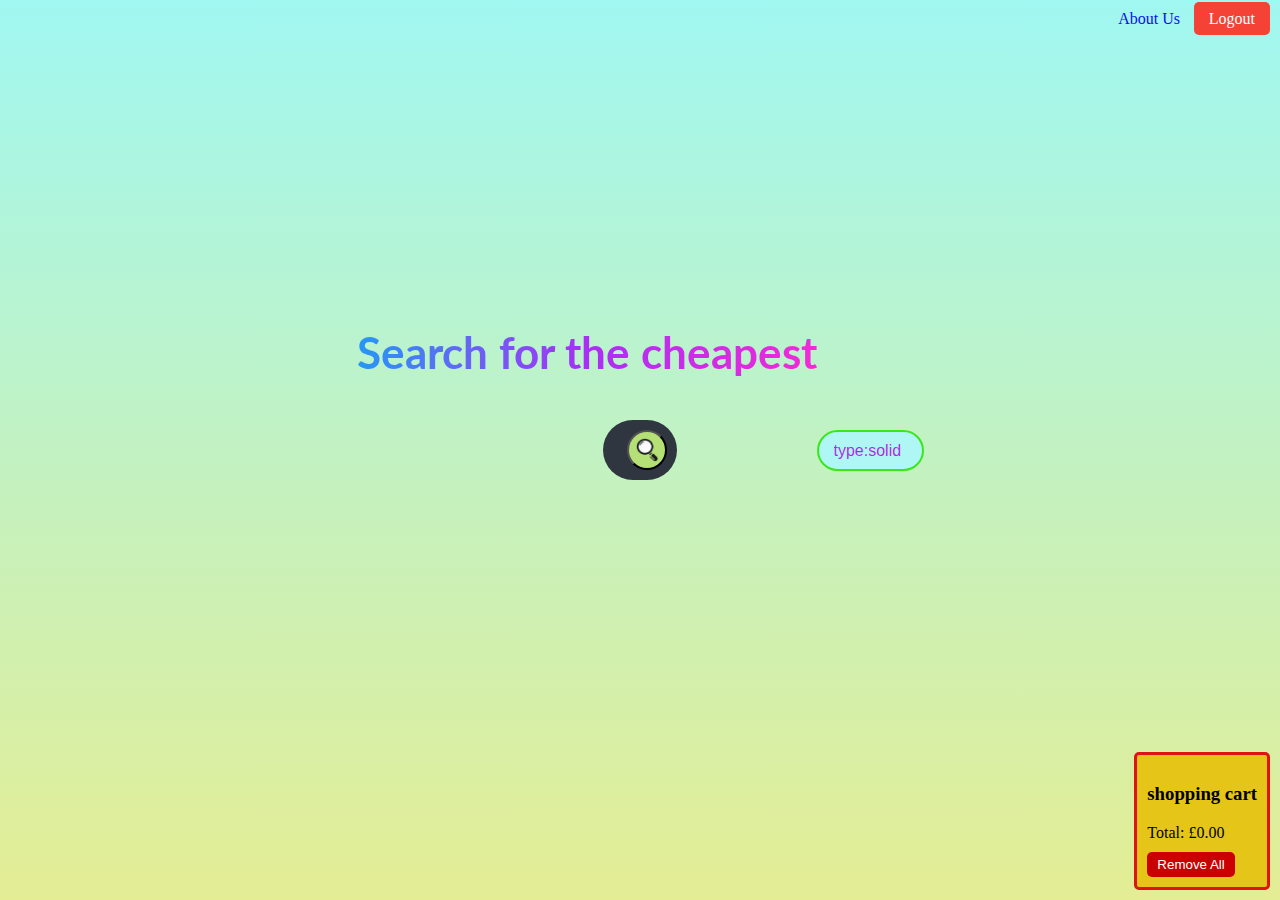
<file: index.html>
<!DOCTYPE html>
<html lang="en">
<head>
  <meta charset="UTF-8">
  <title>Search for the Cheapest</title>
  <link rel="stylesheet" href="style.css"> <!-- 引入外部CSS文件 -->
  <link href="https://fonts.googleapis.com/css2?family=Lato:wght@400;700&display=swap" rel="stylesheet">
</head>

<body>
  <div class="logout-container">
    <a href="login.html" class="logout-button">Logout</a>
  </div>

<!-- 在页面适当的位置添加一个包含静态文本的div，但默认是隐藏的 -->
<div id="about-text" style="display: none;">
  <!-- 这里填写关于我们的信息 -->
  <p>Here is some static text about us...</p>
</div>

  <h2 class="search-title">Search for the cheapest</h2> <!-- 添加的文字 -->

  <a href="#about" class="about-us-btn">About Us</a>




  <select id="searchMode" name="searchMode">
    <option value="liquid">type:liquid</option>
    <option value="solid" selected>type:solid</option>
    <option value="item">type:Item</option>
  </select>




  <div class="search-form">
    <input type="text" class="search-input" id="searchQuery" placeholder="search products..." />
    <button class="search-button" onclick="searchProducts()">
      <img src="search.png" alt="Search" style="width: 100%; height: auto;" draggable="false">
  </button>
  </div>
  <div id="searchResults">
    <!-- 搜索结果将显示在这里 -->
  </div>
  
  <div class="cart-container" onclick="toggleCart()">
    <h3>shopping cart</h3>
    <div id="cartSummary">
        <span>Total: </span><span id="totalPrice">£0.00</span>
    </div>
    <ul id="cartItems" class="cart-items-hidden">
        <!-- Cart items will be listed here -->
    </ul>
    <button onclick="removeAllItems(event)" class="remove-all-button">Remove All</button>
</div>



<script src="scripts.js"></script>

</body>
</html>
</file>
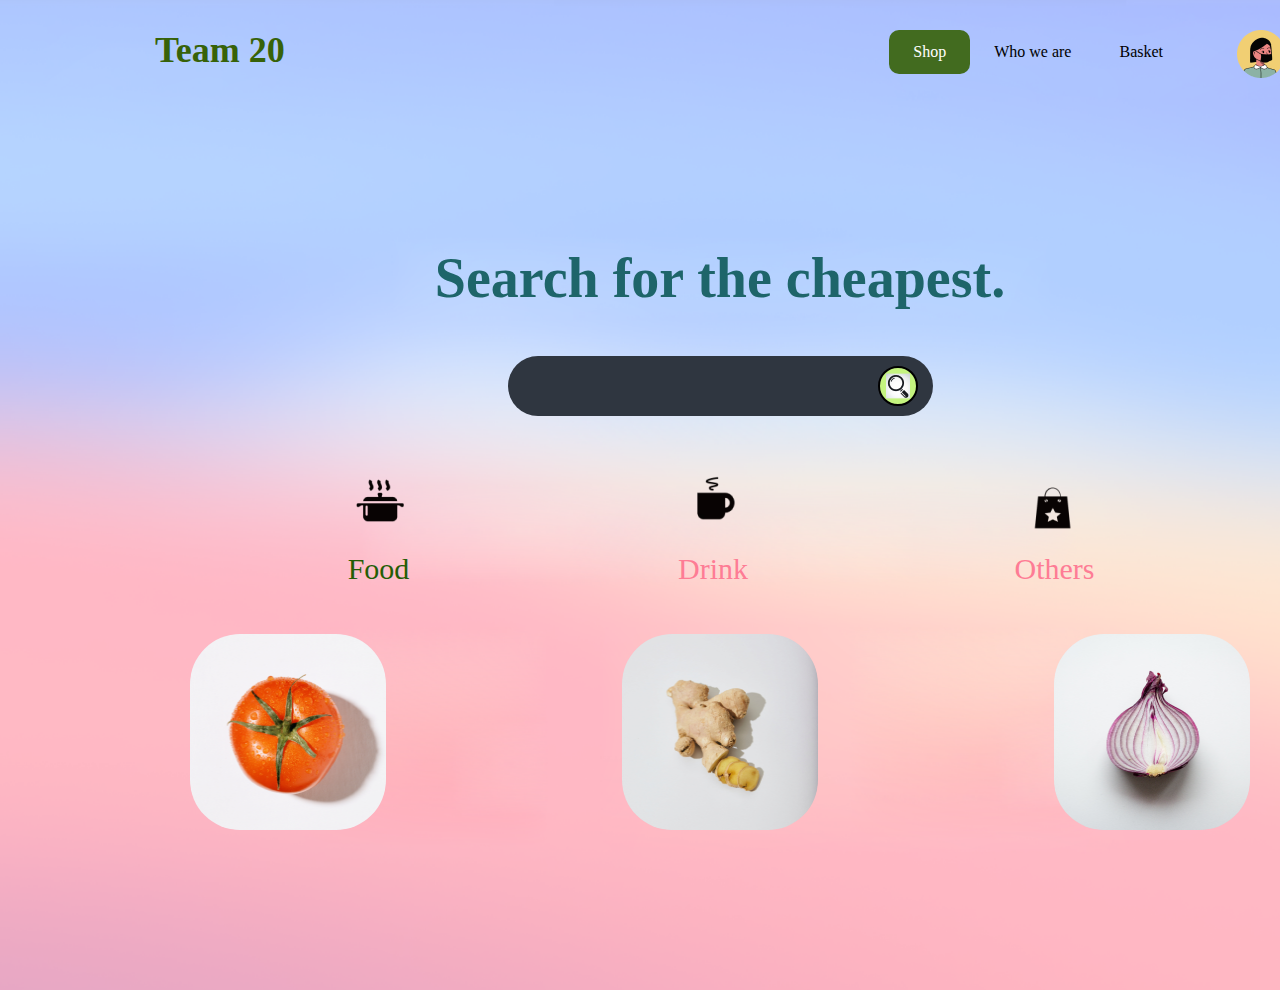
<file: lmxxweb/index.html>
<!doctype html>
<html>
<head>
<meta charset="utf-8">
<title></title>
<link rel="stylesheet" href="css/swiper.css" type="text/css">
<link rel="stylesheet" href="css/animate.min.css" type="text/css">
<link rel="stylesheet" href="css/style.css" type="text/css">
<script src="js/jquery-1.12.4.min.js"></script>
<script src="js/swiper.min.js"></script>
<script src="js/swiper.animate1.0.2.min.js"></script>
</head>

<body>
<div class="bj">
	<div class="header">
		<div class="headerbox">
			<h1 class="logo">Team 20</h1>
			<div class="header_right">
				<ul>
					<li class="cur"><a href="index.html">Shop</a></li>
					<li><a href="">Who we are</a></li>
					<li><a href="nr.html">Basket</a></li>
					<li><span><img src="images/a8.png"/></span></li>
				</ul>
			</div>
		</div>
	</div>
	<div class="sear">
		<div class="sear_title">
			<h2>Search for the cheapest.</h2>
			<div class="ssbtn">
				<input type="text" name="" id="" value="" class="wby1" />
				<button class="btn1"></button>
			</div>
			<ul>
				<li class="cur">
					<span>
						<img src="images/a2.png"/>
						<p>Food</p>
					</span>
				</li>
				<li>
					<span>
						<img src="images/a3.png"/>
					<p>Drink</p>
					</span>
				</li>
				<li>
					<span>
						<img src="images/a4.png"/>
						<p>Others</p>
					</span>
				</li>
			</ul>
		</div>
		<div class="sear_nr">
			<div class="sear_box">
				<ul>
					<li><a href=""><img src="images/a1.png"/></a></li>
					<li><a href=""><img src="images/a6.png"/></a></li>
					<li><a href=""><img src="images/a5.png"/></a></li>
				</ul>
			</div>
			<div class="sear_box" style="display: none;">
				<ul>
					<li><a href=""><img src="images/a11.png"/></a></li>
					<li><a href=""><img src="images/a12.png"/></a></li>
					<li><a href=""><img src="images/a13.png"/></a></li>
				</ul>
			</div>
			<div class="sear_box" style="display: none;">
				<ul>
					<li><a href=""><img src="images/a14.png"/></a></li>
					<li><a href=""><img src="images/a15.png"/></a></li>
					<li><a href=""><img src="images/a16.png"/></a></li>
				</ul>
			</div>
		</div>
	</div>
</div>
<div class="bj1">
	<span class="long">Log out</span>
</div>
</body>
</html>
<script>
  $(".sear_title li").click(function(){
		var num = $(this).index();
		$(this).addClass("cur").siblings().removeClass("cur");
		$('.sear_nr .sear_box').eq(num).show().siblings().hide();
	}) 
	$('.header_right span').click(function(){
		$('.bj1').fadeIn();
	}) 
	$('.bj1').click(function(){
		$('.bj1').fadeOut();
	}) 
</script>
</file>
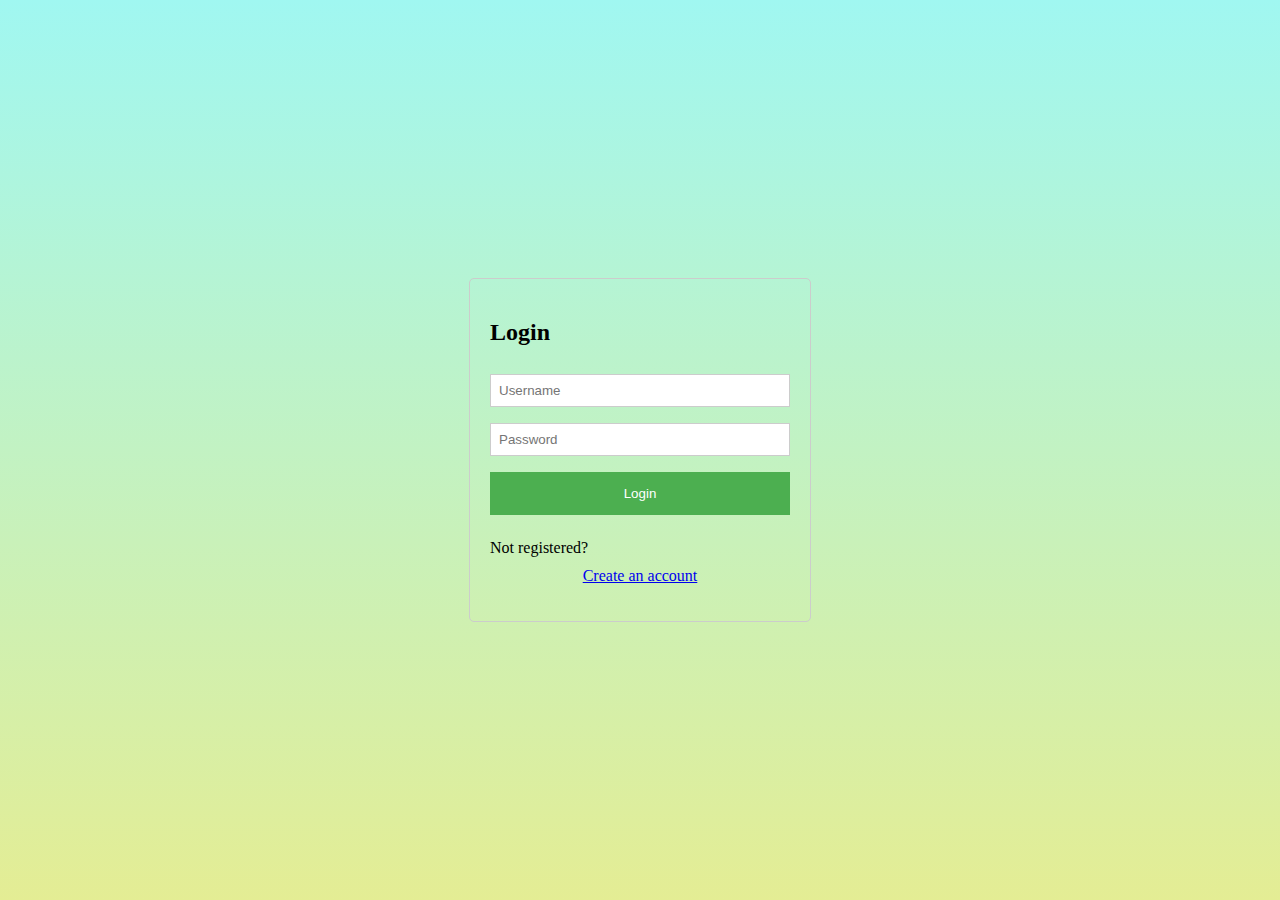
<file: login.html>
<!DOCTYPE html>
<html lang="en">
<head>
    <meta charset="UTF-8">
    <title>Login</title>
    <link rel="stylesheet" href="style.css"> <!-- 请确保此CSS路径正确 -->
</head>
<body>
    <div class="form-container">
        <h2>Login</h2>
        <form action="login.php" method="POST">
            <input type="text" placeholder="Username" name="username" required>
            <input type="password" placeholder="Password" name="password" required>
            <button type="submit">Login</button>
        </form>
        <p>Not registered? <a href="register.html">Create an account</a></p>
    </div>
</body>
</html>
</file>
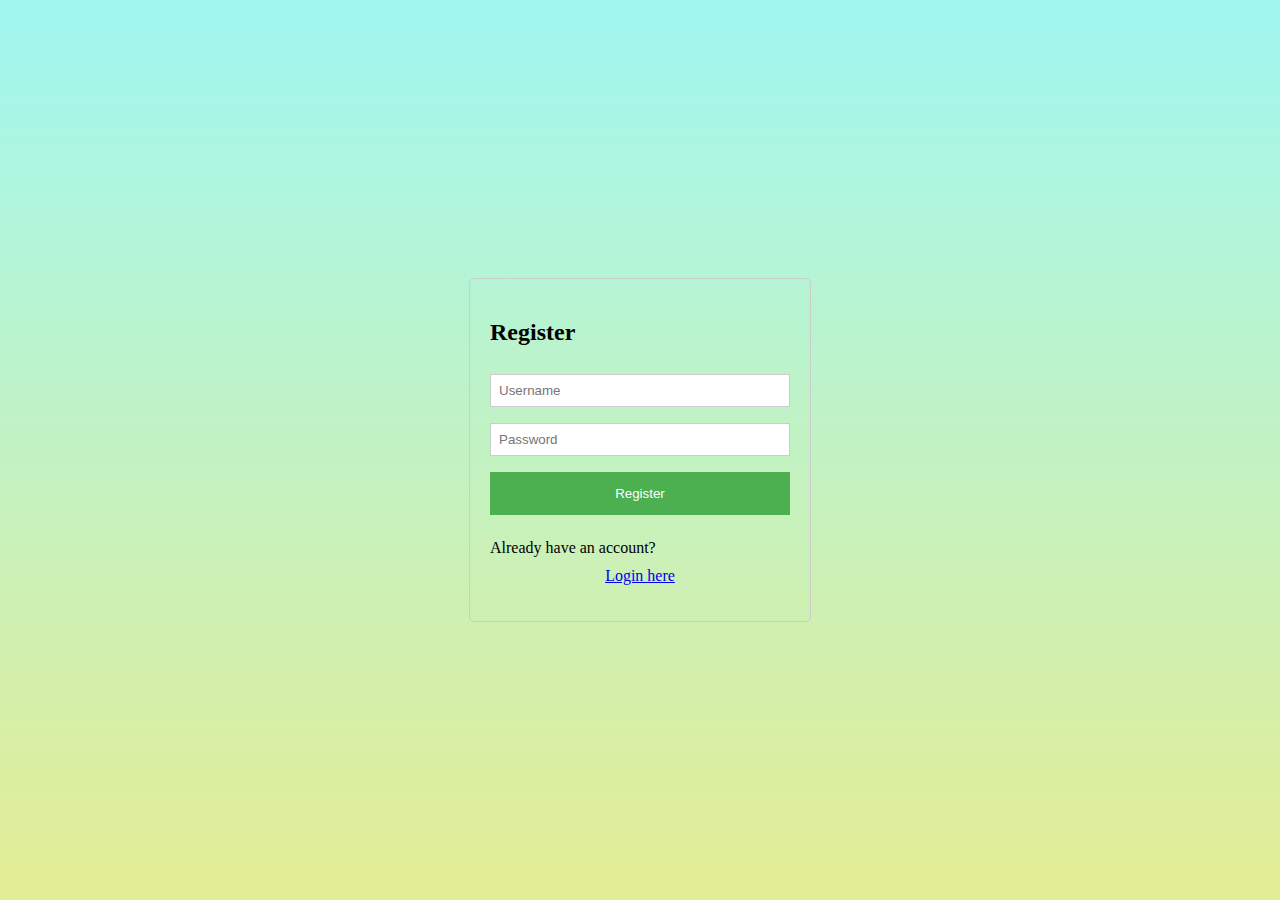
<file: register.html>
<!DOCTYPE html>
<html lang="en">
<head>
    <meta charset="UTF-8">
    <title>Register</title>
    <link rel="stylesheet" href="style.css"> <!-- 请确保此CSS路径正确 -->
</head>
<body>
    <div class="form-container">
        <h2>Register</h2>
        <form action="register.php" method="POST">
            <input type="text" placeholder="Username" name="username" required>
            <input type="password" placeholder="Password" name="password" required>
            <button type="submit">Register</button>
        </form>
        <p>Already have an account? <a href="login.html">Login here</a></p>
    </div>
</body>
</html>
</file>
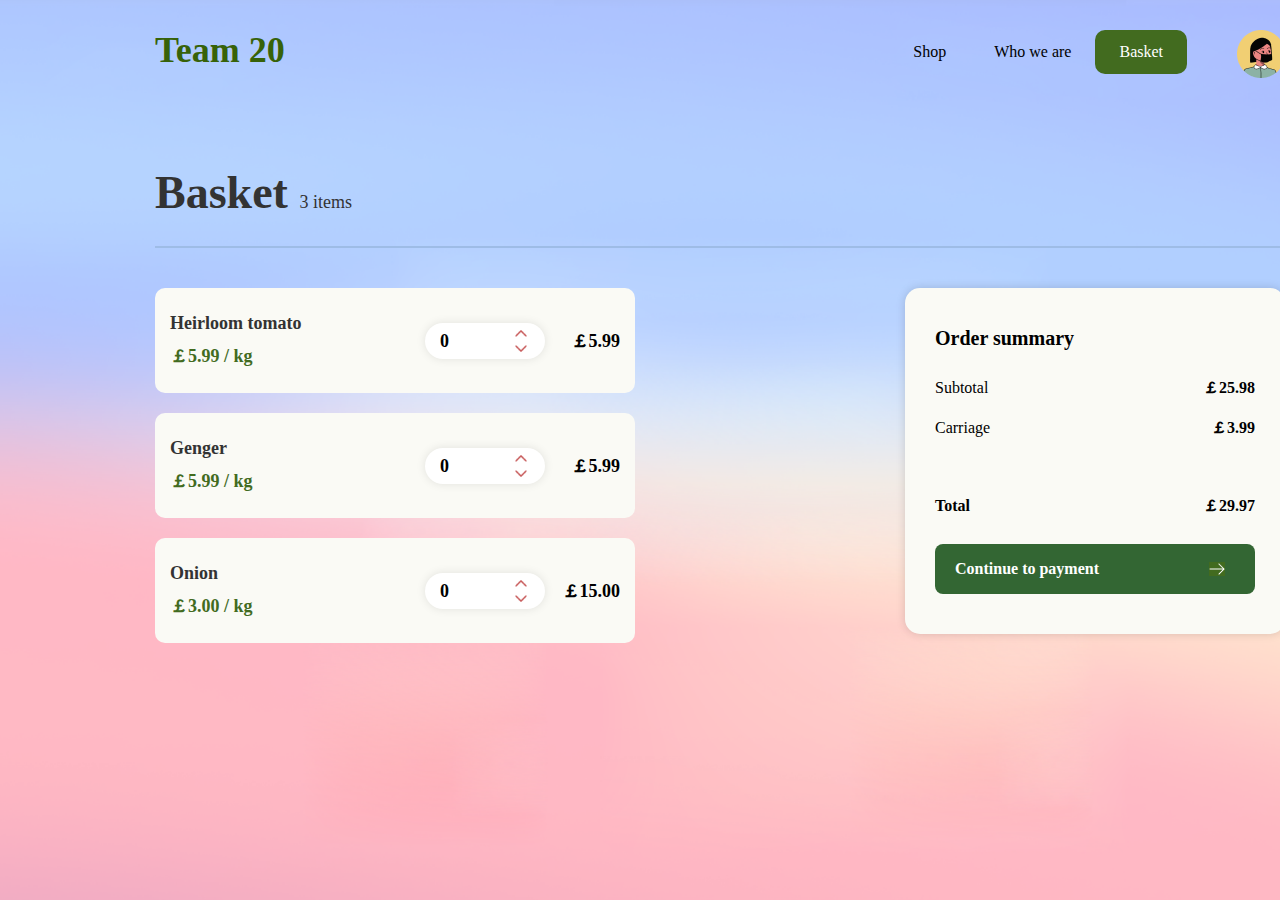
<file: lmxxweb/nr.html>
<!doctype html>
<html>
<head>
<meta charset="utf-8">
<title></title>
<link rel="stylesheet" href="css/swiper.css" type="text/css">
<link rel="stylesheet" href="css/animate.min.css" type="text/css">
<link rel="stylesheet" href="css/style.css" type="text/css">
<script src="js/jquery-1.12.4.min.js"></script>
<script src="js/swiper.min.js"></script>
<script src="js/swiper.animate1.0.2.min.js"></script>
</head>

<body>
<div class="bj">
	<div class="header">
		<div class="headerbox">
			<h1 class="logo">Team 20</h1>
			<div class="header_right">
				<ul>
					<li><a href="index.html">Shop</a></li>
					<li><a href="">Who we are</a></li>
					<li class="cur"><a href="nr.html">Basket</a></li>
					<li><span><img src="images/a8.png"/></span></li>
				</ul>
			</div>
		</div>
	</div>
	<div class="srnr">
		<div class="srnr_title">
			<h2>Basket <b>3 items</b></h2>
		</div>
		<div class="srnr_nr">
			<div class="srnr_left">
				<ul>
					<li>
						<div class="srnrbox">
							<h2>Heirloom tomato</h2>
							<p>￡5.99 / kg</p>
							<h3>￡5.99</h3>
							<div class="numBtn">
								<div class="remove"></div>
								<p>0</p>
								<div class="add"></div>
							</div>
						</div>
					</li>
					<li>
						<div class="srnrbox">
							<h2>Genger</h2>
							<p>￡5.99 / kg</p>
							<h3>￡5.99</h3>
							<div class="numBtn">
								<div class="remove"></div>
								<p>0</p>
								<div class="add"></div>
							</div>
						</div>
					</li>
					<li>
						<div class="srnrbox">
							<h2>Onion</h2>
							<p>￡3.00 / kg</p>
							<h3>￡15.00</h3>
							<div class="numBtn">
								<div class="remove"></div>
								<p>0</p>
								<div class="add"></div>
							</div>
						</div>
					</li>
				</ul>
			</div>
			<div class="srnr_right">
				<h2>Order summary</h2>
				<ul>
					<li>
						<p><span class="fr">￡25.98</span>Subtotal</p>
					</li>
					<li>
						<p><span class="fr">￡3.99</span>Carriage</p>
					</li>
					<li>
						<h3><span class="fr">￡29.97</span>Total</h3>
					</li>
				</ul>
				<a href="" class="btn2">Continue to payment</a>
			</div>
		</div>
	</div>

</div>
<div class="bj1"></div>
</body>
</html>
<script>
  $(".sear_title li").click(function(){
		var num = $(this).index();
		$(this).addClass("cur").siblings().removeClass("cur");
		$('.sear_nr .sear_box').eq(num).show().siblings().hide();
	}) 
	$('.header_right span').click(function(){
		$('.bj1').fadeIn();
	}) 
	$('.bj1').click(function(){
		$('.bj1').fadeOut();
	}) 
</script>
<script type="text/javascript">
	$('.numBtn .add').click(function(){
		var num=$(this).parent().children('p').html();
		if(num>99){
			num=99;
			$(this).parent().children('p').html(num);
		}else{
			num++;
			$(this).parent().children('p').html(num);
		}
	})
	$('.numBtn .remove').click(function(){
		var num=$(this).parent().children('p').html();
		if(num<1){
			num=0;
			$(this).parent().children('p').html(num);
		}else{
			num--;
			$(this).parent().children('p').html(num);
		}
	})
</script>
</file>
<file: style.css>
/* CSS样式 */
 html, body {
    height: 100%;
    margin: 0;
    display: flex;
    justify-content: center;
    align-items: center;
    background: linear-gradient(to bottom, rgb(160, 247, 241) 0%, rgb(228, 237, 148) 100%); /* 从浅蓝到浅绿的渐变 */
  }
  
      .search-form {
      position: absolute;
      top: 50%;
      left: 50%;
      transform: translate(-50%, -50%);
      background-color: #2f3640;
      height: 40px;
      padding: 10px;
      border-radius: 40px;
      display: flex;
      justify-content: center;
      align-items: center;
  }
  
  .search-input {
      border: none;
      background: none;
      outline: none;
      color: rgb(11, 222, 219);
      font-size: 16px;
      line-height: 40px;
      width: 0;
      transition: width 0.4s;
      margin-right: 10px; 
  }
  
  .search-button {
      color: rgb(202, 51, 13);
      background-color: #b5e075;
      width: 40px;
      height: 40px;
      border-radius: 50%;
      display: flex;
      justify-content: center;
      align-items: center;
      cursor: pointer;
      transition: background-color 0.4s;
  }
  
  .search-form:hover .search-input {
      width: 240px;  
      padding: 0 6px;
  }
  
  .search-form:hover .search-button {
      background-color: rgb(225, 94, 12);;
  }
  
      .select-module {
        margin-left: 10px;
      }
  
      .cart-container {
      cursor: pointer; /* Indicates it's clickable */
      position: fixed;
      bottom: 10px;
      right: 10px;
      background-color: rgb(229, 198, 24);
      border: 3px solid rgb(225, 18, 18);
      border-radius: 5px;
      padding: 10px;
      transition: all 0.3s ease; /* Smooth transition for visual effects */
  }
  
  .cart-container:hover {
      box-shadow: 0 0 10px rgba(153, 0, 0, 0.1);
  }
  
  .cart-items-hidden {
      display: none;
  }
  
  .cart-items-shown {
      display: block;
  }
  
      .remove-button {
        cursor: pointer;
        color: red;
        margin-left: 10px;
      }
  
      .remove-all-button {
      padding: 5px 10px;
      margin-top: 10px;
      background-color: #c00;
      color: white;
      border: none;
      border-radius: 5px;
      cursor: pointer;
  }
  
  .remove-all-button:hover {
      background-color: #f33;
  }
  
      .logo {
      position: absolute; /* 使用绝对定位 */
      top: 0px; /* 距离顶部10像素 */
      left: 0px; /* 距离左边10像素 */
      width: 300px; /* 控制图片宽度，根据需要调整 */
      height: auto; /* 高度自动缩放以保持图片比例 */
  }
     
      .team {
      position: absolute; /* 使用绝对定位 */
      top: 650px; /* 距离顶部10像素 */
      left: 0px; /* 距离左边10像素 */
      width: 100px; /* 控制图片宽度，根据需要调整 */
      height: auto; /* 高度自动缩放以保持图片比例 */
      }
  
      .add-button {
      background-color: #ec0c0c; /* 按钮的背景颜色 */
      color: rgb(239, 234, 208); /* 文字颜色 */
      border: none; /* 去除边框 */
      cursor: pointer; /* 鼠标悬停时显示手型指针 */
      padding: 0; /* 移除内边距，使用其他方法调整对齐 */
      border-radius: 50%; /* 使按钮边缘完全圆形 */
      display: inline-block; /* 使元素以块级方式显示，但仍然位于行内 */
      width: 30px; /* 宽度，确保足以包含文字或图标 */
      height: 30px; /* 高度，与宽度相同，确保是圆形 */
      line-height: 30px; /* 行高，与高度一致以确保垂直居中 */
      text-align: center; /* 文本居中显示 */
      vertical-align: middle; /* 垂直居中对齐 */
      transition: background 0.3s, transform 0.3s; /* 平滑过渡效果 */
      font-size: 12px; /* 调整字体大小以适应按钮 */
  }
  
  .add-button:hover {
      background-color: #367b71; /* 悬停时的背景颜色 */
      transform: scale(1.1); /* 悬停时略微放大 */
  }
  
      #searchResults {
      position: absolute;
      top: 50%;
      left: 50%;
      transform: translate(-50%, 0);
      background-color: #aedcef;
      padding: 10px;
      border-radius: 25px;
      box-shadow: 0 4px 8px rgba(23, 14, 14, 0.1);
      margin-top: 30px;
      width: 80%;
      max-width: 350px;
      text-align: center;
      overflow: visible;
      display: none; /* 初始状态为隐藏 */
  }
  
  
  
  /* style.css */
  .product-container {
    margin-bottom: 10px;
  }
  
  .product-name {
    font-weight: bold;
  }
  
  .product-price {
    color: green;
  }
  
  .product-marketname {
    color: blue;
  }
  
  /* 其他样式维持不变 */
  /* 以下为修改*/
  .form-container {
      width: 300px;
      margin: 100px auto;
      padding: 20px;
      border: 1px solid #ccc;
      border-radius: 5px;
  }
  
  .form-container input[type="text"],
  .form-container input[type="password"],
  .form-container input[type="email"] {
      width: 100%;
      padding: 8px;
      margin: 8px 0;
      display: inline-block;
      border: 1px solid #ccc;
      box-sizing: border-box;
  }
  
  .form-container button {
      background-color: #4CAF50;
      color: white;
      padding: 14px 20px;
      margin: 8px 0;
      border: none;
      cursor: pointer;
      width: 100%;
  }
  
  .form-container button:hover {
      opacity: 0.8;
  }
  
  .form-container a {
      display: block;
      text-align: center;
      margin-top: 10px;
  }
  
  .logout-container {
    position: absolute;
    top: 0;
    right: 0;
    padding: 10px;
    z-index: 1000;
  }
  
  .logout-button {
    padding: 8px 15px;
    background-color: #f44336; /* Red color for visibility, adjust as per your theme */
    color: white;
    text-decoration: none;
    font-size: 16px;
    border-radius: 5px;
    border: none;
    cursor: pointer;
    transition: background-color 0.3s;
  }
  
  .logout-button:hover {
    background-color: #c53727; /* Darker shade of red on hover */
  }

  .search-title {
    text-align: center; /* 标题居中 */
    margin-top: -160px; /* 顶部使用负外边距向上移动 */
    font-size: 44px; /* 字体大小设置为44px */
    font-family: 'Lato', sans-serif; /* 使用Lato字体，后备为无衬线字体 */
    background: linear-gradient(to right, rgba(0, 128, 255, 0.799), rgba(166, 0, 255, 0.81), rgba(255, 0, 217, 0.831)); /* 渐变颜色从红到橙到黄 */
    -webkit-background-clip: text;
    -webkit-text-fill-color: transparent; /* 对于不支持background-clip的浏览器，这行可能不起作用 */
    background-clip: text;
    color: transparent; /* 设置字体颜色为透明，允许背景显示为文字颜色 */
  }
  
  /* 添加CSS样式来定位你的按钮 */
.about-us-btn {
    position: absolute; /* 使用绝对定位 */
    top: 10px; /* 距离顶部的距离 */
    right: 100px; /* 距离右侧的距离 */
    color: #0a0ef9; /* 字体颜色 */
    text-decoration: none; /* 移除下划线 */
  }
  
  /* 你可能还想添加hover效果 */
  .about-us-btn:hover {
    color: #c71515; /* 鼠标悬停时的背景颜色 */
  }

/* 简化后的下拉选择框样式 */
#searchMode {
  padding: 10px 15px;
  border: 2px solid #3be619; 
  border-radius: 45px; /* 轻微的边角圆润 */
  background-color: #aef7f5;
  font-size: 16px; /* 字体大小 */
  color: #b41eeafb; /* 字体颜色 */
  cursor: pointer; /* 鼠标悬停时的手型指针 */
  appearance: none; /* 移除默认样式 */
}
</file>
<file: lmxxweb/css/style.css>
@charset "utf-8";
/* CSS Document */
*,*:before,*:after { -webkit-box-sizing: border-box; -moz-box-sizing: border-box; box-sizing: border-box; }
body{ margin:0px; padding:0px; font-size:12px;font-family:"font1","微软雅黑","黑体";color:#898989;line-height:1; background:#FFF;min-width: 1440px;}
ul,li,dl,dd,dt,p,h1,h2,h3,h4,h5,h6,ol,form,input{ margin:0px; padding:0px;}
input,textarea { font-family: "微软雅黑"; border: none; outline: none; background: none; }
ul,li{ list-style:none}
img{border:0px; padding:0px; display: block;}
a{ color:#5c5c5c; text-decoration:none}

h2,h3,h4,b,strong { font-weight: normal; }
em,i { font-style: normal; }

.clear{ zoom: 1; }
.clear:after { content: ''; display: block; clear: both; }
.fl { float:left}
.fr { float:right}
.hidden{display:none; background: url() no-repeat center;}


.bj{background: url(../images/bj.png) no-repeat center top;background-size: cover;min-height: 100vh;}
.header{height: 100px; }
.headerbox{width: 1130px; margin: 0 auto; overflow: hidden;max-width: 90%;}
.logo{width: 246px;float: left;font-weight: bold; font-size: 36px; line-height: 100px; color: #376209; font-family: "宋体";}
.header_right{float: right; padding-top: 30px;}
.header_right ul{overflow: hidden;}
.header_right li{float: left;}
.header_right a{display: block; line-height: 44px; padding: 0 24px; border-radius: 10px; color: #000000;font-size: 16px;}
.header_right li.cur a{color: #fff;background: #426b1f;}
.header_right a:hover{color: #fff;background: #426b1f;}
.header_right span{cursor: pointer; margin-left: 50px;display: inline-block;}

.sear{width: 1060px; margin: 0 auto; padding-bottom: 160px;}
.sear_title{text-align: center; padding: 150px 0 0;}
.sear_title h2{font-weight: bold; font-size: 56px; margin-bottom: 50px; color: #1e656a;font-family: "宋体";}
.ssbtn{position: relative; width: 425px;height: 60px;border-radius: 30px;background: #2f3640; margin: 50px auto 0 auto;}
.wby1{width: 100%; height: 60px; line-height: 60px; font-size: 18px; padding: 0 20px;color: #fff;}
.wby1::-webkit-input-placeholder{color:#fff;}
.btn1{position: absolute; width: 40px;height: 40px;border: 2px solid #000;border-radius: 50px;cursor: pointer; right: 15px;cursor: pointer;background: url(../images/a7.png) no-repeat center #c4f47f;top:50%; transform: translateY(-50%);}
.sear_title ul{text-align: center; padding: 50px 0;}
.sear_title img{margin: 0 auto;}
.sear_title li{display: inline-block; padding: 0 130px;}
.sear_title span{cursor: pointer;}
.sear_title p{font-size: 30px;color: #fe7c95; margin-top: 20px;}
.sear_title li.cur p{color: #255d04;}
.sear_box ul{display: flex;justify-content : space-between;}
.sear_box img{border-radius: 50px;width: 196px;height: 196px;}
.sear_box {animation:fadeInRight 1s 1;}
.sear_nr{overflow: hidden;}

.bj1{position: fixed;z-index: 10; width: 100%; height: 100%; left: 0;top: 0; background: rgba(0,0,0,.7);display: none;}
.srnr{width: 1130px; margin: 0 auto;}
.srnr_title{border-bottom:2px solid #9ebce6; padding: 70px 0 30px;}
.srnr_title h2{font-weight: bold; font-size: 46px;font-family: "宋体";color: #333;}
.srnr_title h2 b{font-size: 18px;}
.srnr_nr{overflow: hidden; padding: 40px 0 190px;}
.srnr_left{float: left; width: 480px;}
.srnr_left li{padding-bottom: 20px;}
.srnrbox{height: 105px;border-radius: 10px;background: #fafaf5; position: relative; padding: 0 15px;}
.srnrbox h2{font-weight: bold; font-size: 18px; color: #333; padding: 26px 0 15px;}
.srnrbox p{font-weight: bold; font-size: 18px; color: #426b1f;}
.srnrbox h3{font-weight: bold; font-size: 18px; color: #000; right: 15px;top:50%; transform: translateY(-50%);position: absolute;}
.numBtn{position: absolute; width: 120px;height: 36px;background: #fff; right: 90px;top:50%; transform: translateY(-50%);border-radius: 18px;box-shadow:0 0 10px rgba(0, 0, 0, .1);  }
.remove{background: url(../images/a9.png); width: 28px;height: 17px; position: absolute; cursor: pointer; right: 10px; top: 3px;}
.add{background: url(../images/a10.png); width: 28px;height: 17px; position: absolute; cursor: pointer; right: 10px; bottom: 3px;}
.numBtn p{line-height: 36px; padding-left: 15px; color: #000;}

.srnr_right{float: right;width: 380px; padding:40px 30px;border-radius: 15px;background: #fafaf5;box-shadow:0 0 10px rgba(0, 0, 0, .15);  }
.srnr_right h2{color: #000; font-size: 20px; font-weight: bold; margin-bottom: 20px;}
.srnr_right p{font-size: 16px; color: #000; line-height: 40px;}
.srnr_right p span{font-weight: bold;}
.srnr_right h3{font-size: 16px; color: #000; line-height: 36px;font-weight: bold; margin: 40px 0 20px;}
.srnr_right h3 span{font-weight: bold;}
.btn2{display: block; border-radius: 8px; line-height: 50px; padding: 0 20px;background:url(../images/a17.png) no-repeat 90% center #336633; color: #fff; font-weight: bold;font-size: 16px;}
.long{position: absolute; top: 40px; right: 40px; border-radius: 20px; padding: 0 20px; line-height: 40px;font-weight: bold; font-size: 18px; color: #fff; background: #ff5e5e;}
</file>
